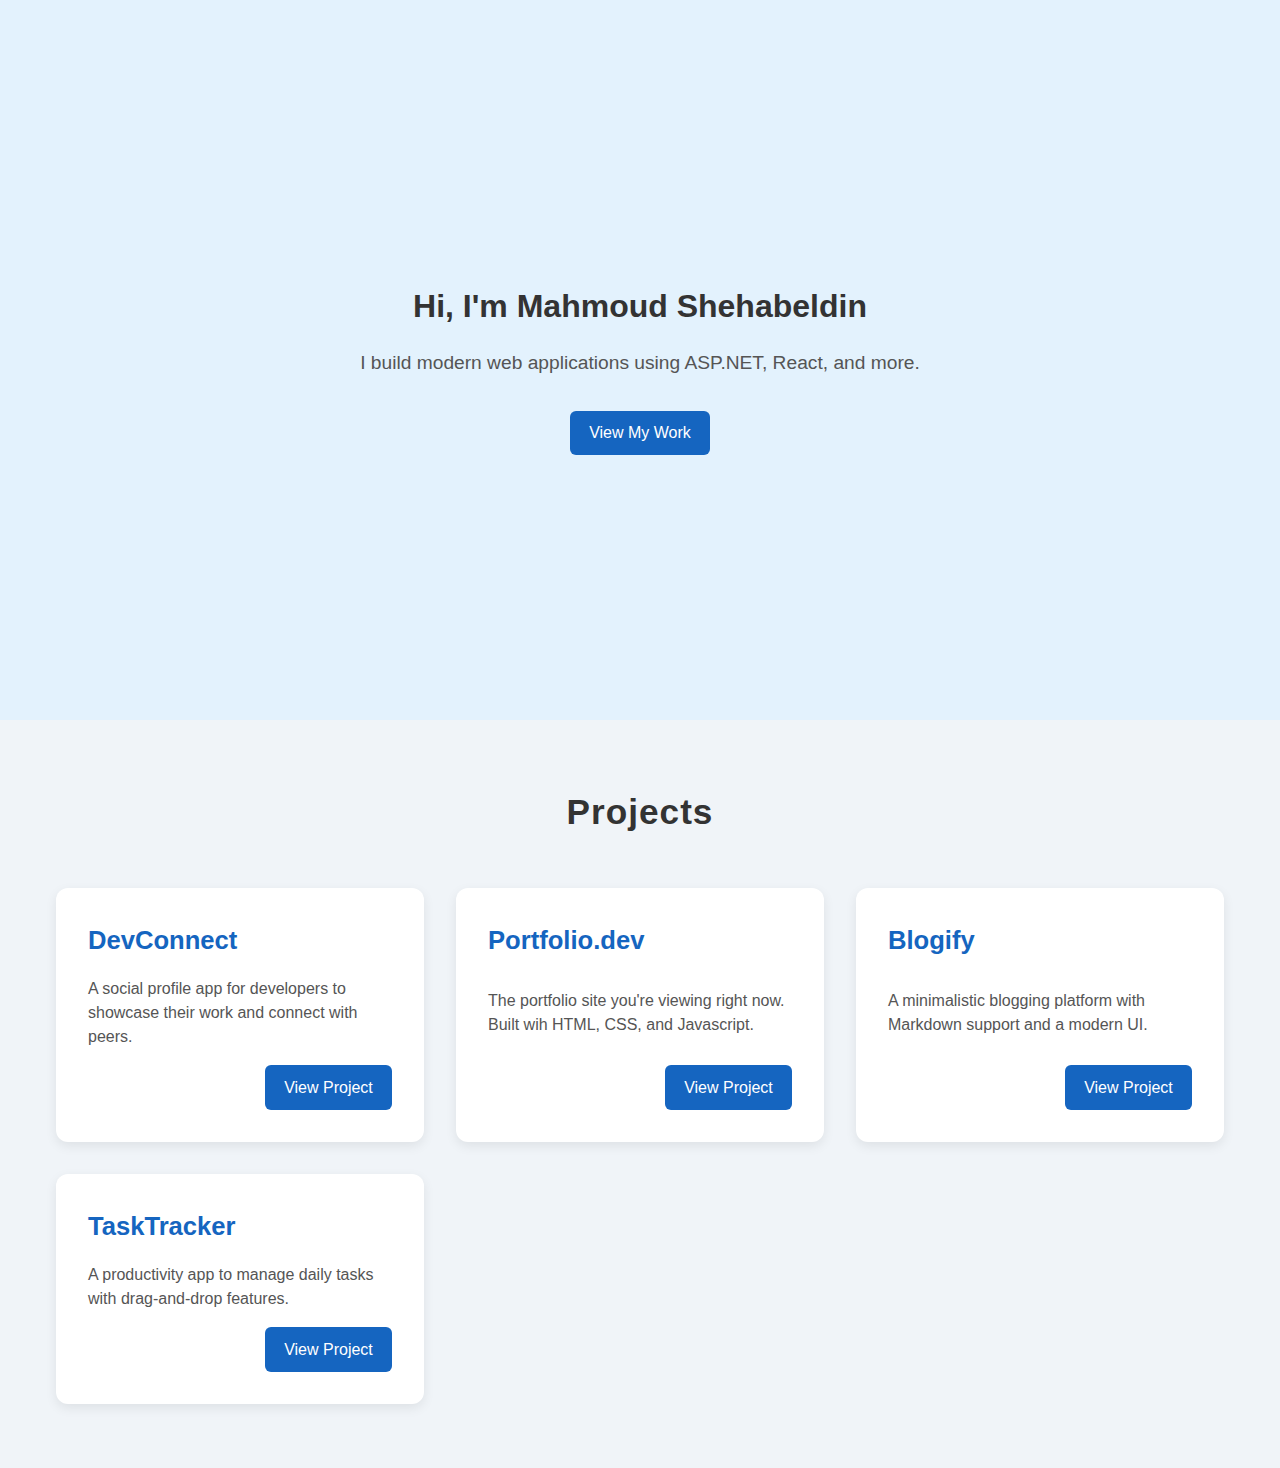
<file: index.html>
<!DOCTYPE html>
<html lang="en">
  <head>
    <meta charset="UTF-8" />
    <title>Portfolio Dev</title>
    <link rel="stylesheet" href="css/styles.css" />
  </head>
  <body>
    <main>
      <section class="hero">
        <h2>Hi, I'm Mahmoud Shehabeldin</h2>
        <p>I build modern web applications using ASP.NET, React, and more.</p>
        <a href="#projects" class="btn">View My Work</a>
      </section>

      <section class="projects" id="projects">
        <div class="container">
          <h2>Projects</h2>

          <div class="projects-grid">
            <div class="project-card">
              <h3>DevConnect</h3>
              <p>
                A social profile app for developers to showcase their work and
                connect with peers.
              </p>
              <a href="devconnect.html" class="btn">View Project</a>
            </div>

            <div class="project-card">
              <h3>Portfolio.dev</h3>
              <p>
                The portfolio site you're viewing right now. Built wih HTML,
                CSS, and Javascript.
              </p>
              <a href="portfolio-project.html" class="btn">View Project</a>
            </div>

            <div class="project-card">
              <h3>Blogify</h3>
              <p>
                A minimalistic blogging platform with Markdown support and a
                modern UI.
              </p>
              <a href="blogify.html" class="btn">View Project</a>
            </div>

            <div class="project-card">
              <h3>TaskTracker</h3>
              <p>
                A productivity app to manage daily tasks with drag-and-drop
                features.
              </p>
              <a href="tasktracker.html" class="btn">View Project</a>
            </div>
          </div>
        </div>
      </section>
    </main>
    <button class="back-to-top" onclick="scrollToTop()">↑</button>

    <script>
      // Show/hide button on scroll
      window.addEventListener("scroll", () => {
        const scrollBtn = document.querySelector(".back-to-top");
        if (window.scrollY > 300) {
          scrollBtn.classList.add("show");
        } else {
          scrollBtn.classList.remove("show");
        }
      });

      // Scroll to top when clicked
      function scrollToTop() {
        window.scrollTo({
          top: 0,
          behavior: "smooth",
        });
      }
    </script>
  </body>
</html>
</file>
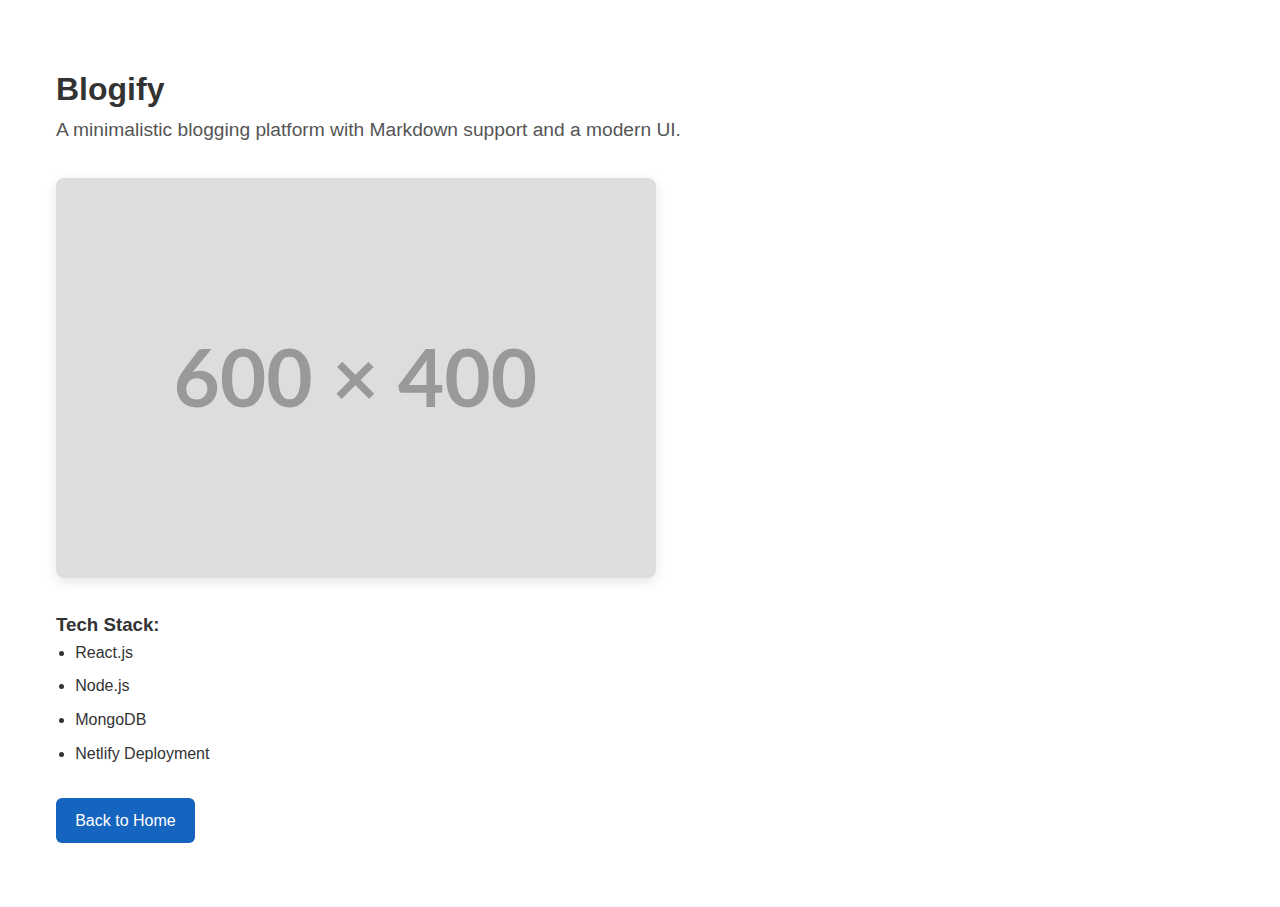
<file: blogify.html>
<!DOCTYPE html>
<html lang="en">
  <head>
    <meta charset="UTF-8" />
    <title>Blogify Project</title>
    <link rel="stylesheet" href="css/styles.css" />
  </head>
  <body>
    <section class="project-detail">
      <div class="container">
        <h1>Blogify</h1>
        <p class="project-subtitle">
          A minimalistic blogging platform with Markdown support and a modern
          UI.
        </p>

        <img
          src="img/blogify-placeholder.svg"
          alt="Blogify Screenshot"
          class="project-image"
        />

        <h3>Tech Stack:</h3>
        <ul class="tech-list">
          <li>React.js</li>
          <li>Node.js</li>
          <li>MongoDB</li>
          <li>Netlify Deployment</li>
        </ul>

        <p><a href="index.html" class="btn">Back to Home</a></p>
      </div>
    </section>
  </body>
</html>
</file>
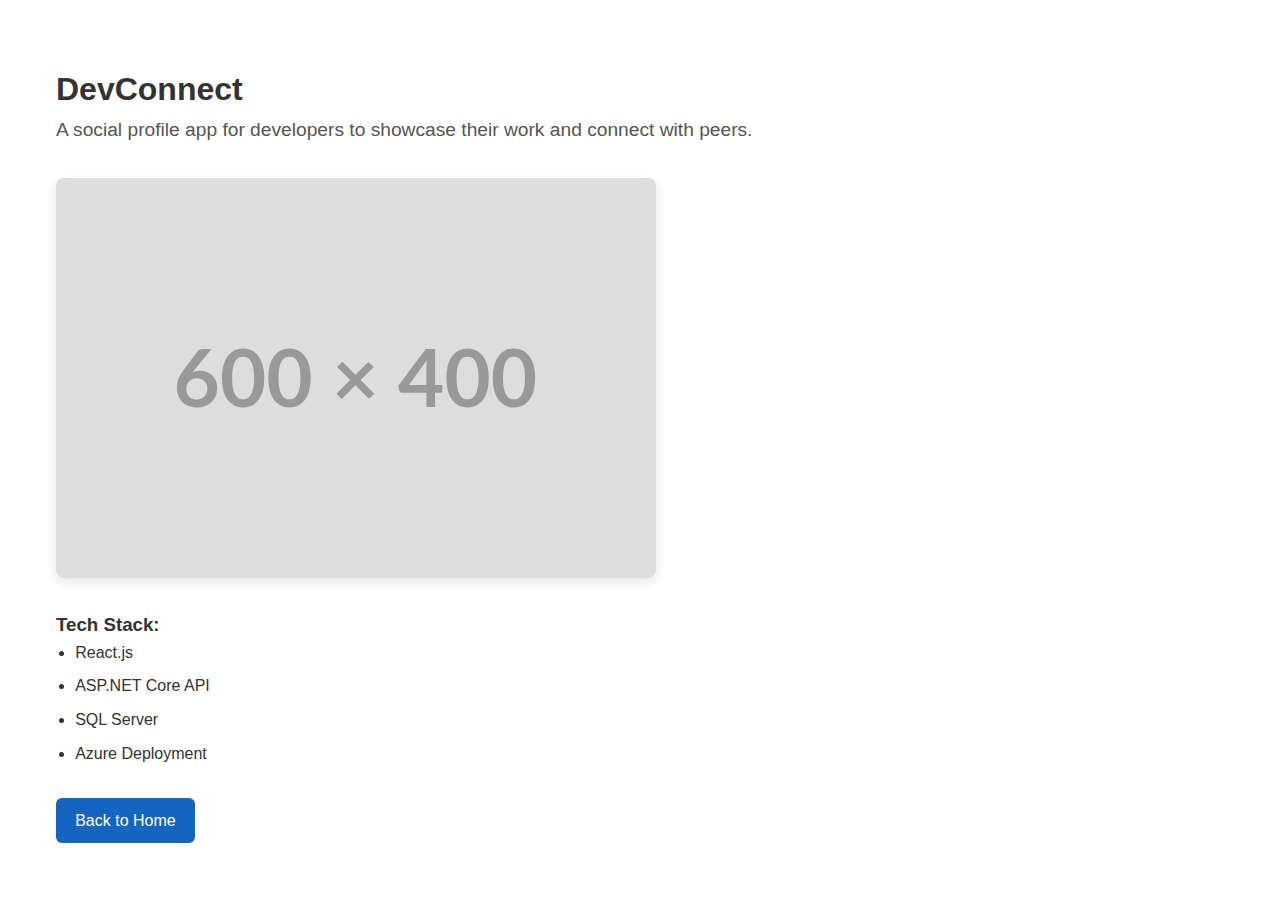
<file: devconnect.html>
<!DOCTYPE html>
<html lang="en">
  <head>
    <meta charset="UTF-8" />
    <title>DevConnect Project</title>
    <link rel="stylesheet" href="css/styles.css" />
  </head>
  <body>
    <section class="project-detail">
      <div class="container">
        <h1>DevConnect</h1>
        <p class="project-subtitle">
          A social profile app for developers to showcase their work and connect
          with peers.
        </p>

        <img
          src="img/devconnect-placeholder.svg"
          alt="DevConnect Screenshot"
          class="project-image"
        />

        <h3>Tech Stack:</h3>
        <ul class="tech-list">
          <li>React.js</li>
          <li>ASP.NET Core API</li>
          <li>SQL Server</li>
          <li>Azure Deployment</li>
        </ul>

        <p><a href="index.html" class="btn">Back to Home</a></p>
      </div>
    </section>
  </body>
</html>
</file>
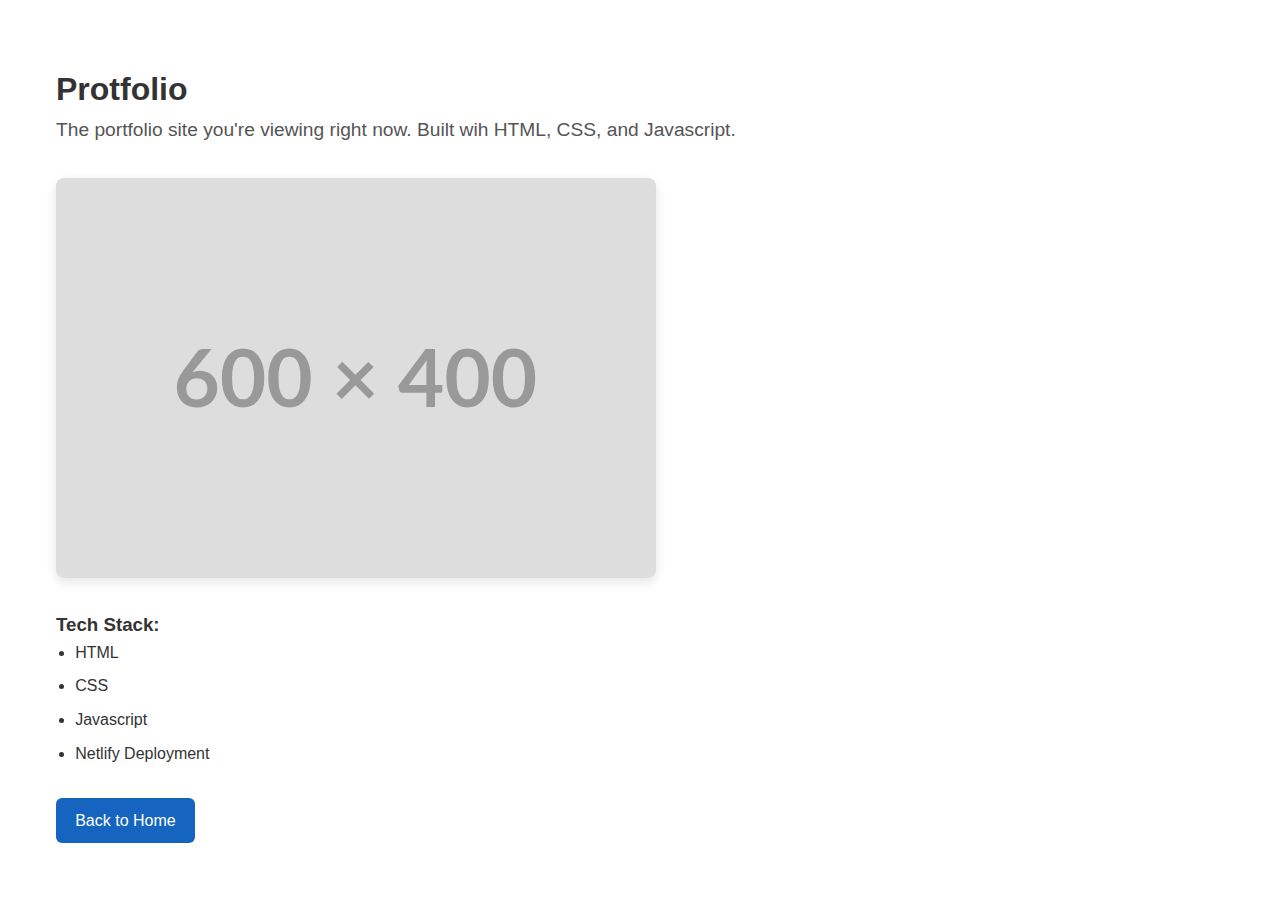
<file: portfolio-project.html>
<!DOCTYPE html>
<html lang="en">
  <head>
    <meta charset="UTF-8" />
    <title>Blogify Project</title>
    <link rel="stylesheet" href="css/styles.css" />
  </head>
  <body>
    <section class="project-detail">
      <div class="container">
        <h1>Protfolio</h1>
        <p class="project-subtitle">
          The portfolio site you're viewing right now. Built wih HTML, CSS, and
          Javascript.
        </p>

        <img
          src="img/portfolio-placeholder.svg"
          alt="Portfolio Screenshot"
          class="project-image"
        />

        <h3>Tech Stack:</h3>
        <ul class="tech-list">
          <li>HTML</li>
          <li>CSS</li>
          <li>Javascript</li>
          <li>Netlify Deployment</li>
        </ul>

        <p><a href="index.html" class="btn">Back to Home</a></p>
      </div>
    </section>
  </body>
</html>
</file>
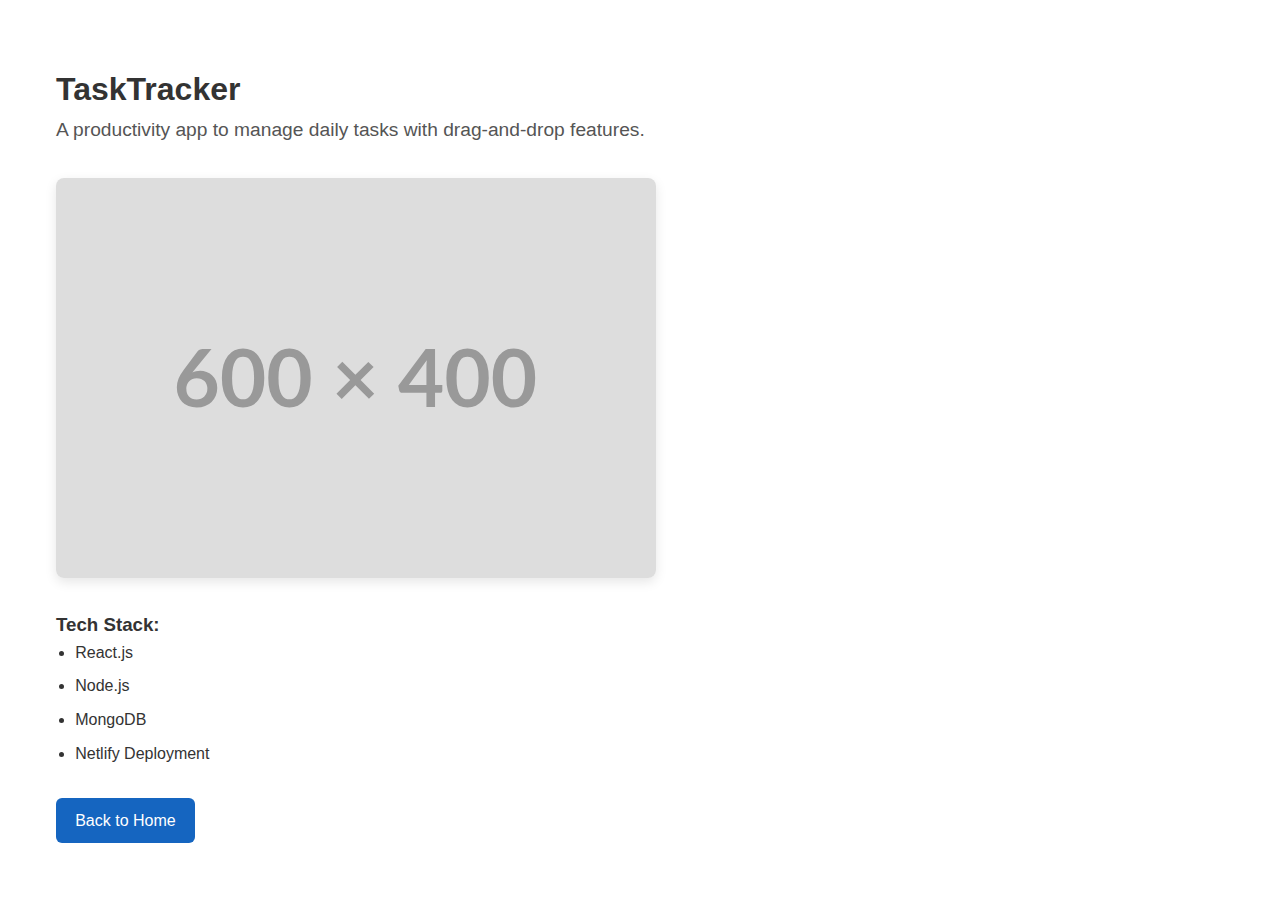
<file: tasktracker.html>
<!DOCTYPE html>
<html lang="en">
  <head>
    <meta charset="UTF-8" />
    <title>Blogify Project</title>
    <link rel="stylesheet" href="css/styles.css" />
  </head>
  <body>
    <section class="project-detail">
      <div class="container">
        <h1>TaskTracker</h1>
        <p class="project-subtitle">
          A productivity app to manage daily tasks with drag-and-drop features.
        </p>

        <img
          src="img/tasktracker-placeholder.svg"
          alt="Blogify Screenshot"
          class="project-image"
        />

        <h3>Tech Stack:</h3>
        <ul class="tech-list">
          <li>React.js</li>
          <li>Node.js</li>
          <li>MongoDB</li>
          <li>Netlify Deployment</li>
        </ul>

        <p><a href="index.html" class="btn">Back to Home</a></p>
      </div>
    </section>
  </body>
</html>
</file>
<file: css/styles.css>
/* ===== Global CSS Reset ===== */

/* Smooth Scrolling */
html {
  scroll-behavior: smooth;
}

/* Reset box-sizing for all elements */
*,
*::before,
*::after {
  box-sizing: border-box; /* ensures padding and border are included in element's total width and height */
}

/* Remove default margins */
body,
h1,
h2,
h3,
h4,
h5,
h6,
p,
ul,
ol,
figure,
blockquote,
dl,
dd {
  margin: 0;
  padding: 0;
}

/* Remove list styles on ul, ol */
ul,
ol {
  list-style: none;
}

/* Set a consistent line height and font smoothing */
body {
  margin: 0;
  padding: 0;
  line-height: 1.6;
  -webkit-font-smoothing: antialiased;
  -moz-osx-font-smoothing: grayscale;
  font-family: Arial, sans-serif; /* optional: apply a clean default font */
  background-color: #fff; /* optional: clean background */
  color: #333; /* optional: default text color */
}

/* Make images easier to work with */
img,
picture {
  max-width: 100%;
  display: block;
}

/* Remove anchor underline and inherit color */
a {
  text-decoration: none;
  color: inherit;
}

/* ===== Custom CSS Styles ===== */

/* Reusable button style */
.btn {
  display: inline-block;
  background-color: #1565c0; /* Blue base */
  color: #fff;
  padding: 0.6rem 1.2rem;
  border-radius: 6px;
  text-decoration: none;
  font-size: 1rem;
  font-weight: 500;
  transition: background-color 0.3s, transform 0.3s;
}

/* Hover effect */
.btn:hover {
  background-color: #0d47a1;
  transform: translateY(-2px);
}

/* ===== Home CSS Styles (index.html) ===== */

/* Hero Section */
.hero {
  height: 80vh; /* fill most of the screen */
  display: flex; /* top to bottom */
  flex-direction: column; /* stack items vertically */
  justify-content: center; /* Center vertically on main axis */
  align-items: center; /* Center horizontally on cross axis */
  text-align: center; /* center text */
  background: #e3f2fd; /* Center text inside elements */
}

.hero h2 {
  font-size: 2rem; /* larger font size for the heading */
  margin: 1rem; /* margin for spacing */
}

.hero p {
  font-size: 1.2rem; /* slightly larger font size for the paragraph */
  margin-bottom: 2rem; /* margin for spacing */
  color: #555;
}

.btn:hover {
  background-color: #0d47a1; /* darker teal on hover */
}

/* Projects Section */
.projects {
  padding: 4rem 2rem;
  background-color: #f0f4f8; /* Softer light blue-gray background */
}

.container {
  max-width: 1200px;
  margin: 0 auto;
  padding: 0 1rem;
}

.projects h2 {
  text-align: center;
  font-size: 2.2rem;
  margin-bottom: 3rem;
  color: #333;
  letter-spacing: 1px;
}

.projects-grid {
  display: grid;
  grid-template-columns: repeat(
    auto-fit,
    minmax(280px, 1fr)
  ); /* responsive grid */
  gap: 2rem; /* space between items */
}

.project-card {
  background-color: #fff; /* white background for cards */
  padding: 2rem; /* padding inside the card */
  border-radius: 12px; /* rounded corners */
  box-shadow: 0 4px 12px rgb(0, 0, 0, 0.08); /* subtle shadow */
  transition: transform 0.3s, box-shadow 0.3s; /* smooth scaling effect */
  display: flex; /* flexbox for content alignment */
  flex-direction: column; /* stack content vertically */
  justify-content: space-between; /* space between items */
}

.project-card:hover {
  transform: translateY(-8px); /* lift effect on hover */
  box-shadow: 0 8px 20px rgb(0, 0, 0, 0.15); /* deeper shadow on hover */
}

.project-card h3 {
  margin-bottom: 1rem; /* margin for spacing */
  font-size: 1.6rem; /* larger font size for project titles */
  color: #1565c0; /* teal color for project titles */
}

.project-card p {
  color: #555; /* gray text for descriptions */
  line-height: 1.5; /* line height for readability */
}

.project-card .btn {
  margin-top: 1rem; /* margin for spacing */
  align-self: flex-end; /* align button to the right */
}

/* Back to Top Button */
.back-to-top {
  width: 50px;
  position: fixed;
  bottom: 2rem;
  right: 2rem;
  background-color: #1565c0;
  color: #fff;
  border: none;
  padding: 0.75rem 1rem;
  border-radius: 50%;
  font-size: 1.5rem;
  cursor: pointer;
  box-shadow: 0 4px 12px rgba(0, 0, 0, 0.2);
  opacity: 0;
  visibility: hidden;
  transition: opacity 0.3s, visibility 0.3s, transform 0.3s;
  z-index: 1000;
}

.back-to-top:hover {
  background-color: #0d47a1;
  transform: translateY(-3px);
}

.back-to-top.show {
  opacity: 1;
  visibility: visible;
}

/* ===== Project Details pages CSS Styles ===== */

.project-detail {
  padding: 4rem 1rem;
}

.projec-detail h1 {
  font-size: 2.5rem;
  margin-bottom: 1rem;
  color: #1565c0;
}

.project-subtitle {
  font-size: 1.2rem;
  color: #555;
  margin-bottom: 2rem;
}

.project-image {
  max-width: 100%;
  border-radius: 8px;
  margin-bottom: 2rem;
  box-shadow: 0 4px 12px rgba(0, 0, 0, 0.1);
}

.tech-list {
  margin-bottom: 2rem;
  padding-left: 1.2rem;
}

.tech-list li {
  margin-bottom: 0.5rem;
  list-style: disc;
}
</file>
